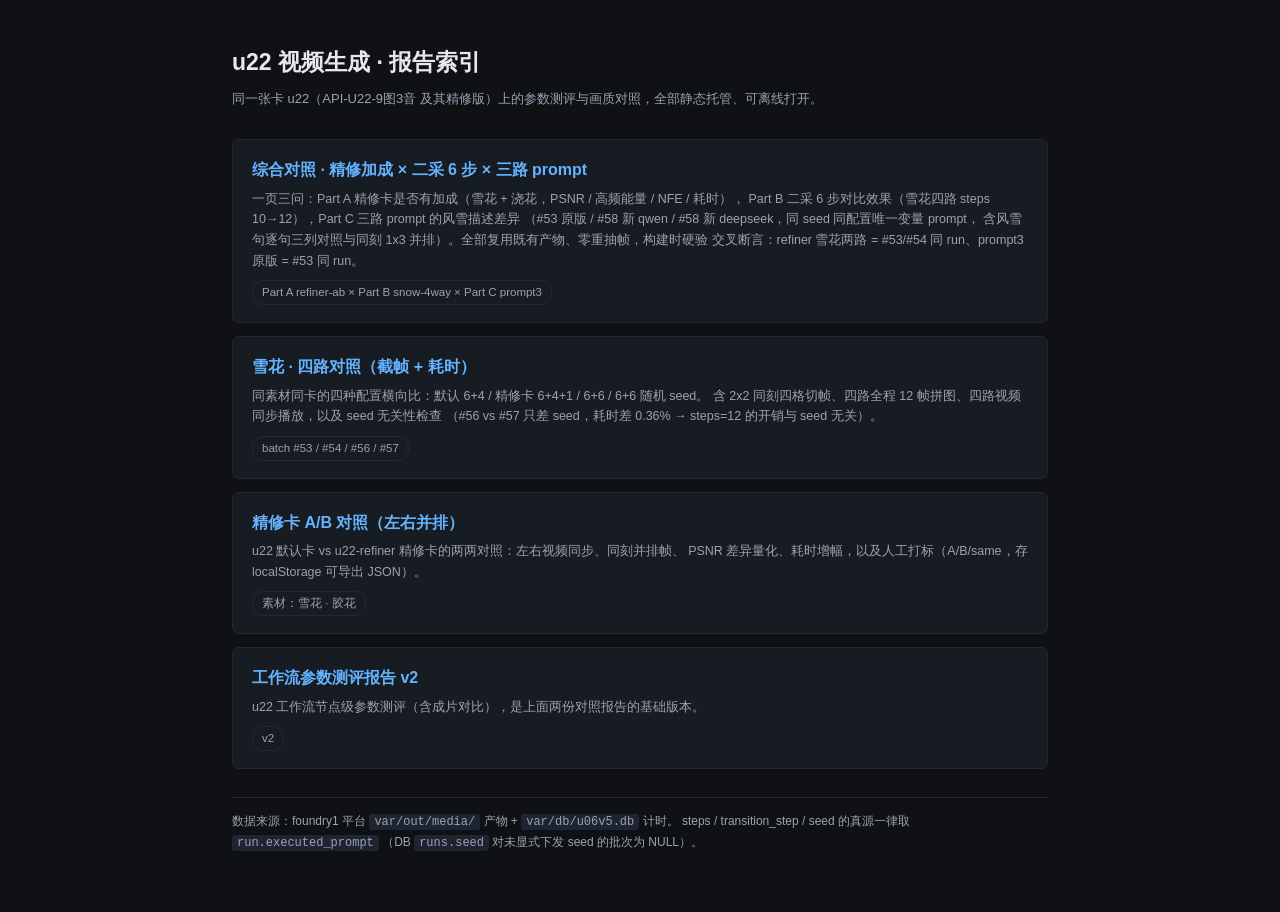
<file: index.html>
<!doctype html><html lang="zh"><head><meta charset="utf-8">
<meta name="viewport" content="width=device-width,initial-scale=1">
<title>u22 报告索引</title>
<style>
:root{--bg:#0f1115;--fg:#e6e8ec;--mut:#9aa3b2;--acc:#63b3ff;--line:#232833;--card:#171b22}
*{box-sizing:border-box}
body{margin:0;background:var(--bg);color:var(--fg);
font:14px/1.65 -apple-system,"PingFang SC","Microsoft YaHei",sans-serif}
main{max-width:860px;margin:0 auto;padding:44px 22px 60px}
h1{margin:0 0 6px;font-size:23px}
.sub{color:var(--mut);font-size:13px;margin-bottom:30px}
a.card{display:block;background:var(--card);border:1px solid var(--line);
border-radius:7px;padding:17px 19px;margin-bottom:13px;text-decoration:none;color:var(--fg)}
a.card:hover{border-color:var(--acc)}
a.card h2{margin:0 0 5px;font-size:16px;color:var(--acc);font-weight:600}
a.card p{margin:0;color:var(--mut);font-size:12.5px}
a.card .tag{display:inline-block;margin-top:9px;font-size:11.5px;color:var(--mut);
border:1px solid var(--line);border-radius:11px;padding:2px 9px}
footer{color:var(--mut);font-size:12px;margin-top:28px;border-top:1px solid var(--line);padding-top:14px}
code{background:#1e2430;padding:1px 5px;border-radius:3px;font-size:12px}
</style></head><body><main>
<h1>u22 视频生成 · 报告索引</h1>
<div class="sub">同一张卡 u22（API-U22-9图3音 及其精修版）上的参数测评与画质对照，全部静态托管、可离线打开。</div>

<a class="card" href="combined/">
  <h2>综合对照 · 精修加成 × 二采 6 步 × 三路 prompt</h2>
  <p>一页三问：Part A 精修卡是否有加成（雪花 + 浇花，PSNR / 高频能量 / NFE / 耗时），
  Part B 二采 6 步对比效果（雪花四路 steps 10→12），Part C 三路 prompt 的风雪描述差异
  （#53 原版 / #58 新 qwen / #58 新 deepseek，同 seed 同配置唯一变量 prompt，
  含风雪句逐句三列对照与同刻 1x3 并排）。全部复用既有产物、零重抽帧，构建时硬验
  交叉断言：refiner 雪花两路 = #53/#54 同 run、prompt3 原版 = #53 同 run。</p>
  <span class="tag">Part A refiner-ab × Part B snow-4way × Part C prompt3</span>
</a>

<a class="card" href="snow-4way/">
  <h2>雪花 · 四路对照（截帧 + 耗时）</h2>
  <p>同素材同卡的四种配置横向比：默认 6+4 / 精修卡 6+4+1 / 6+6 / 6+6 随机 seed。
  含 2x2 同刻四格切帧、四路全程 12 帧拼图、四路视频同步播放，以及 seed 无关性检查
  （#56 vs #57 只差 seed，耗时差 0.36% → steps=12 的开销与 seed 无关）。</p>
  <span class="tag">batch #53 / #54 / #56 / #57</span>
</a>

<a class="card" href="refiner-ab/">
  <h2>精修卡 A/B 对照（左右并排）</h2>
  <p>u22 默认卡 vs u22-refiner 精修卡的两两对照：左右视频同步、同刻并排帧、
  PSNR 差异量化、耗时增幅，以及人工打标（A/B/same，存 localStorage 可导出 JSON）。</p>
  <span class="tag">素材：雪花 · 胶花</span>
</a>

<a class="card" href="3d319c70684f86006aeea298/">
  <h2>工作流参数测评报告 v2</h2>
  <p>u22 工作流节点级参数测评（含成片对比），是上面两份对照报告的基础版本。</p>
  <span class="tag">v2</span>
</a>

<footer>
  数据来源：foundry1 平台 <code>var/out/media/</code> 产物 + <code>var/db/u06v5.db</code> 计时。
  steps / transition_step / seed 的真源一律取 <code>run.executed_prompt</code>
  （DB <code>runs.seed</code> 对未显式下发 seed 的批次为 NULL）。
</footer>
</main></body></html>
</file>
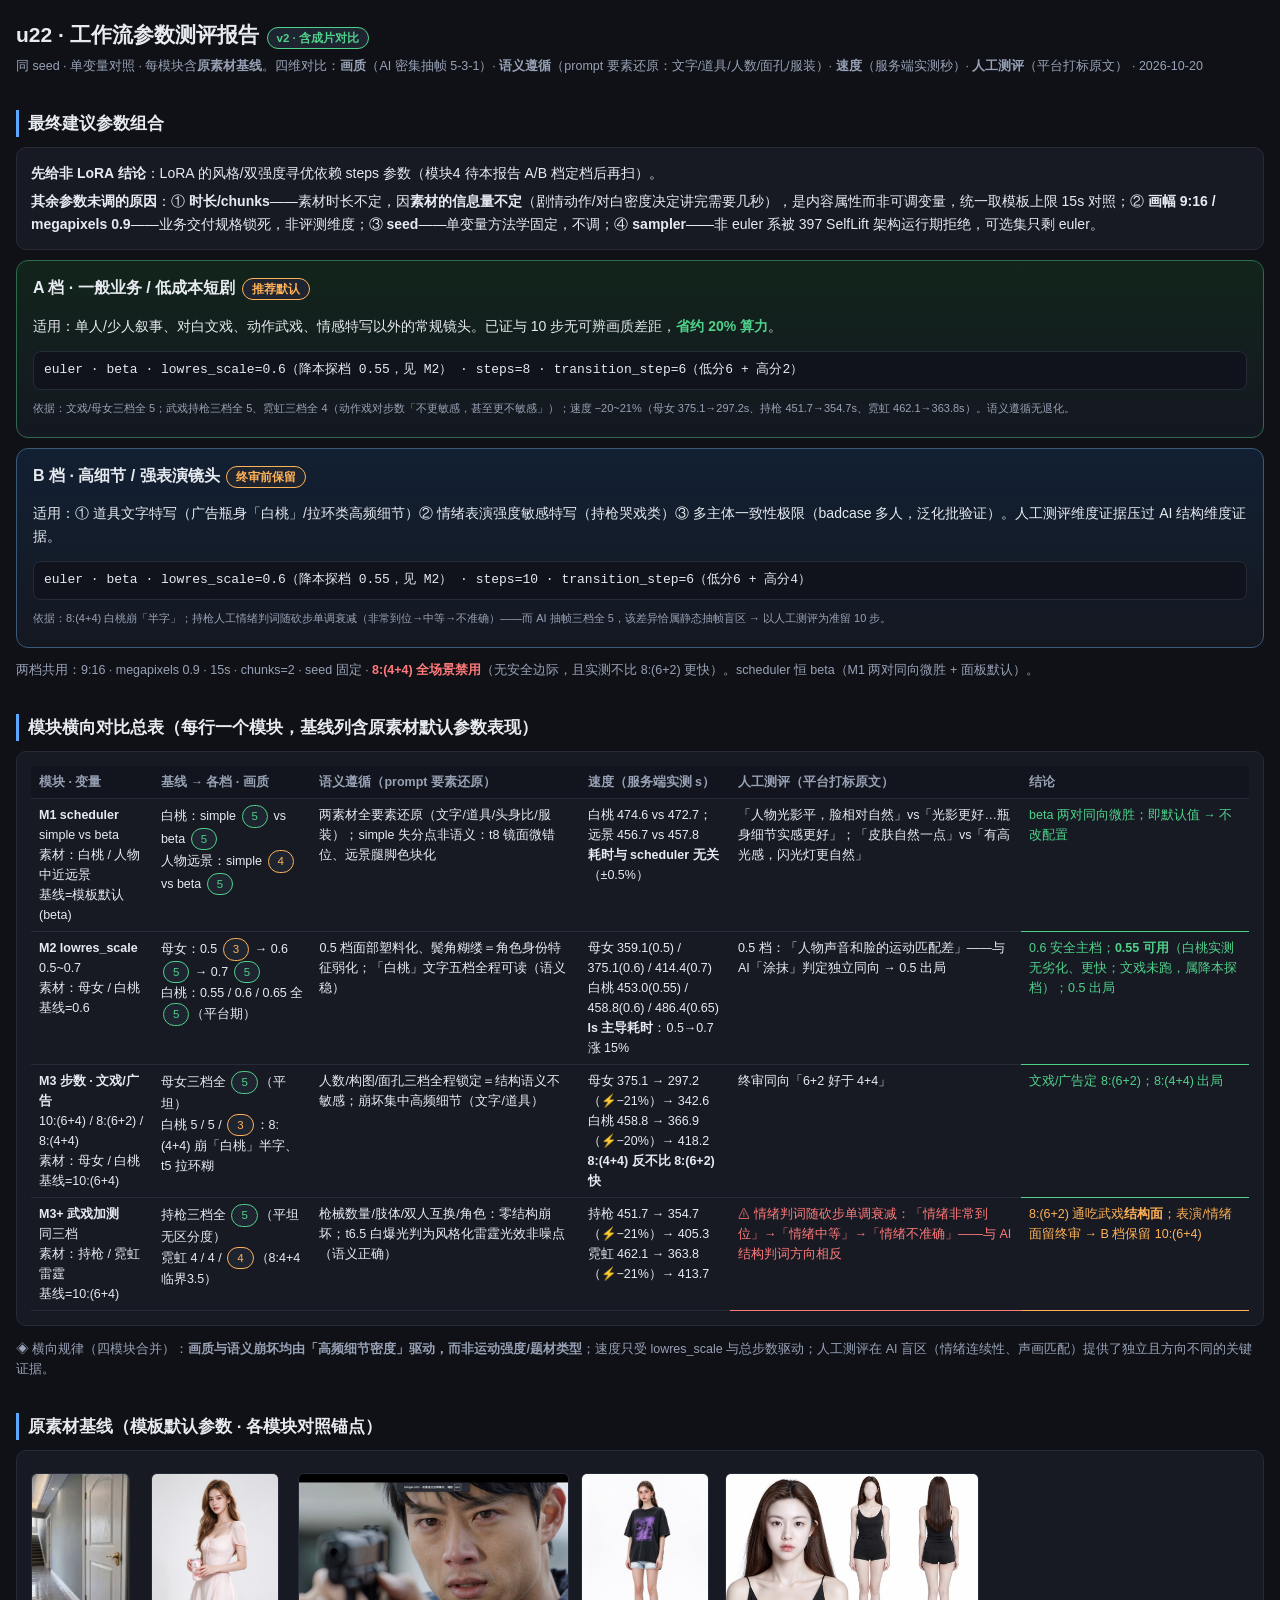
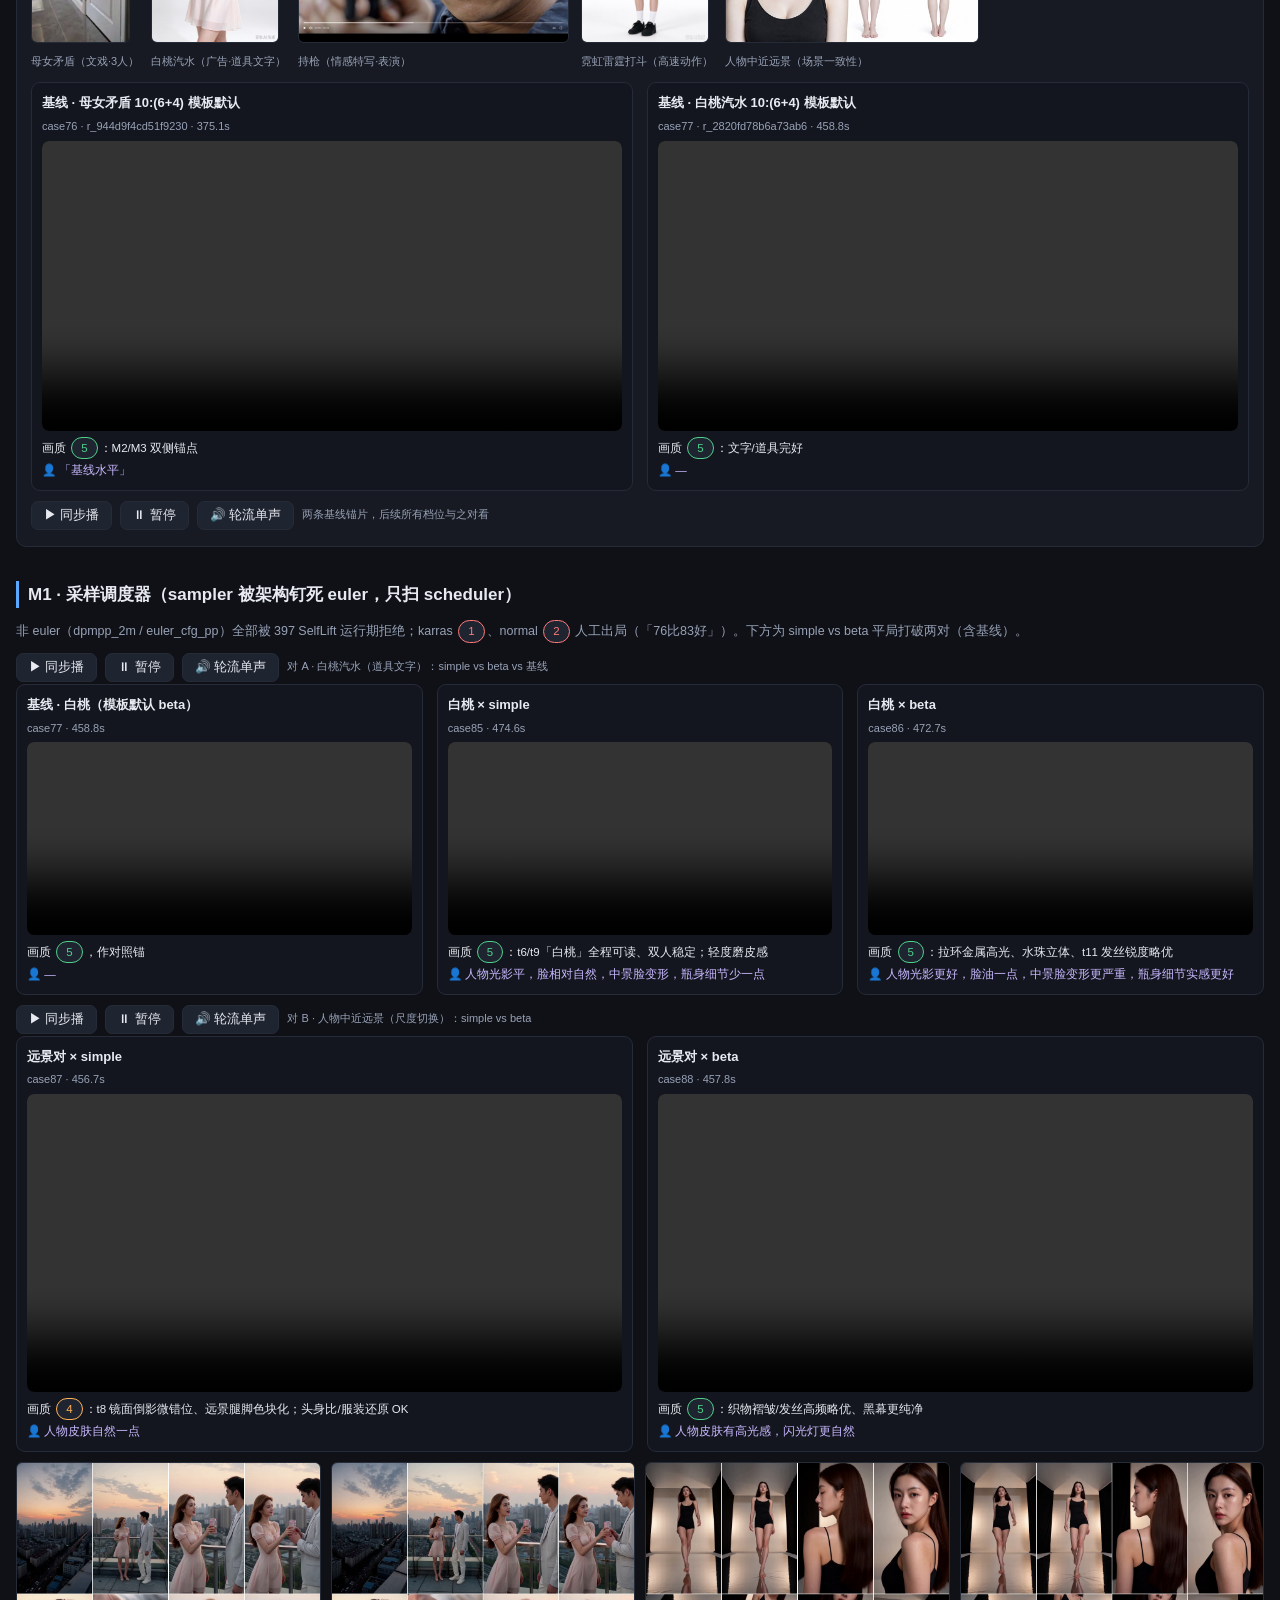
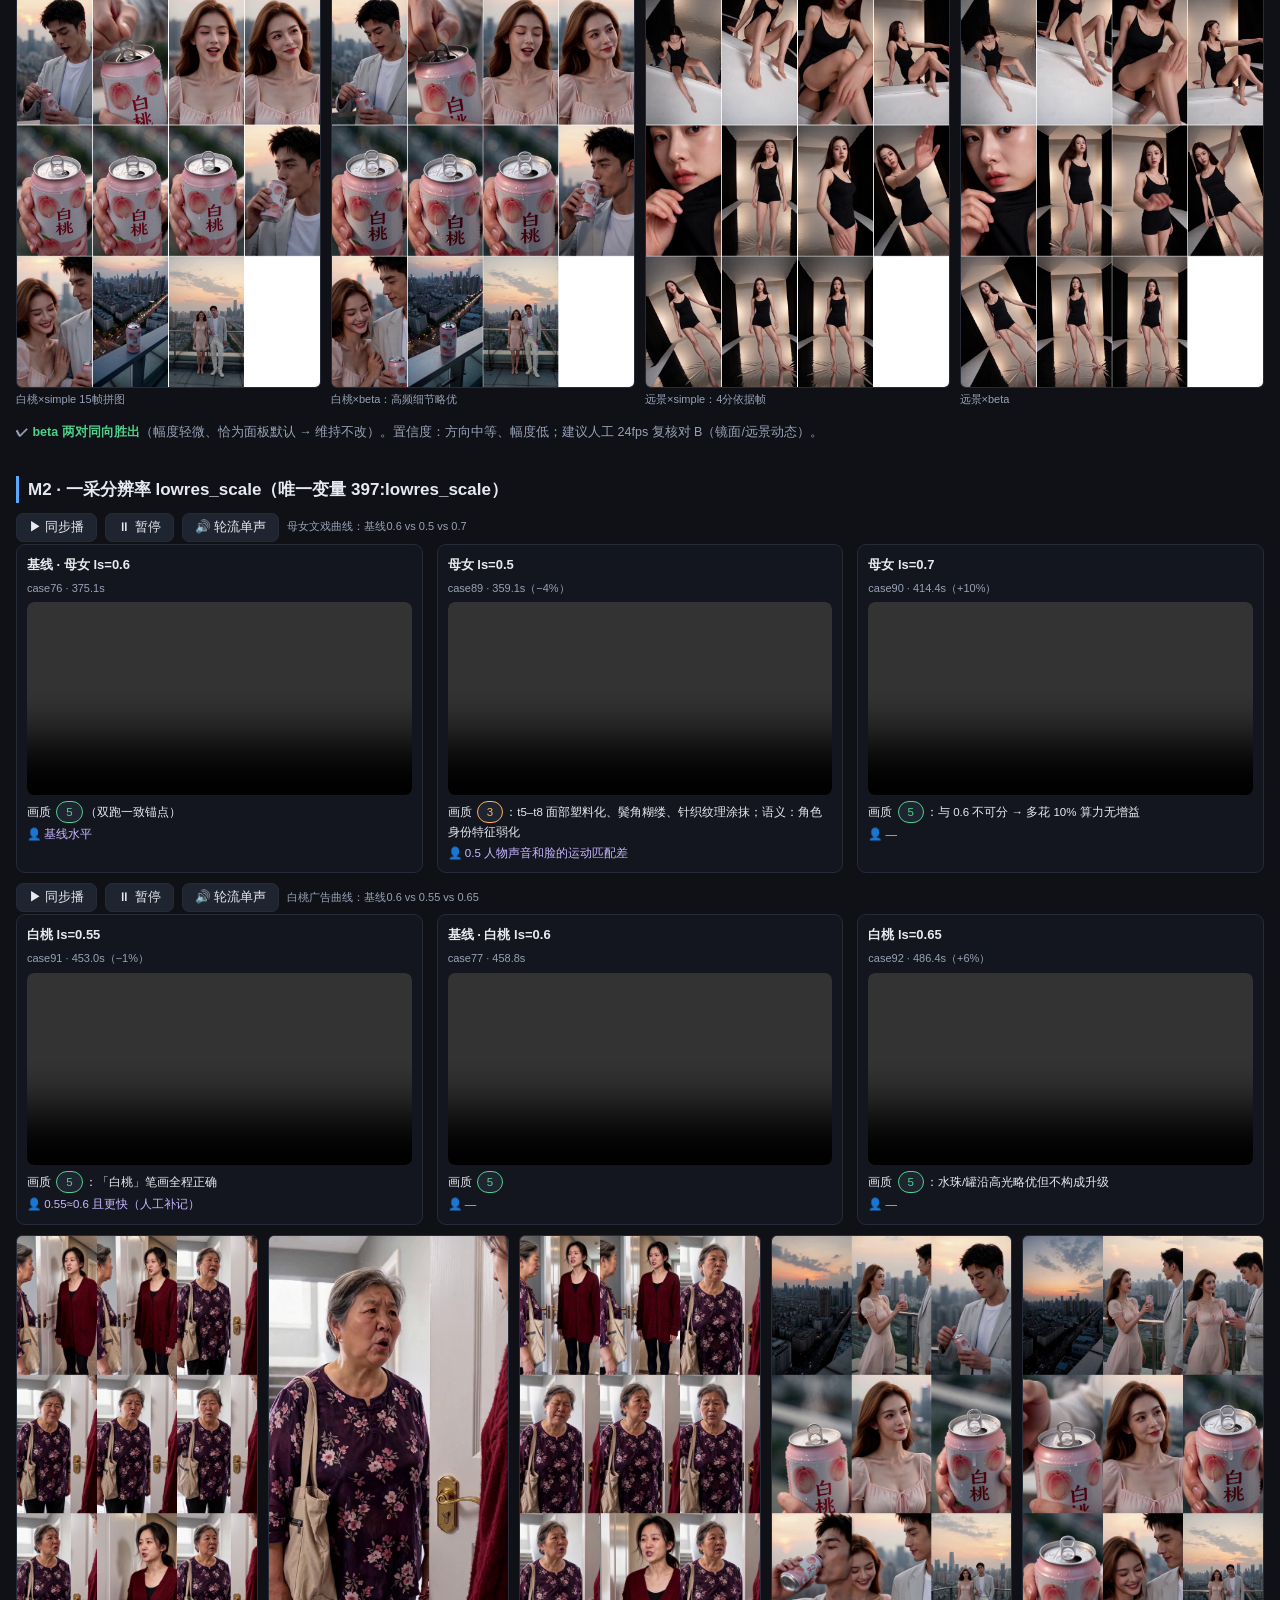
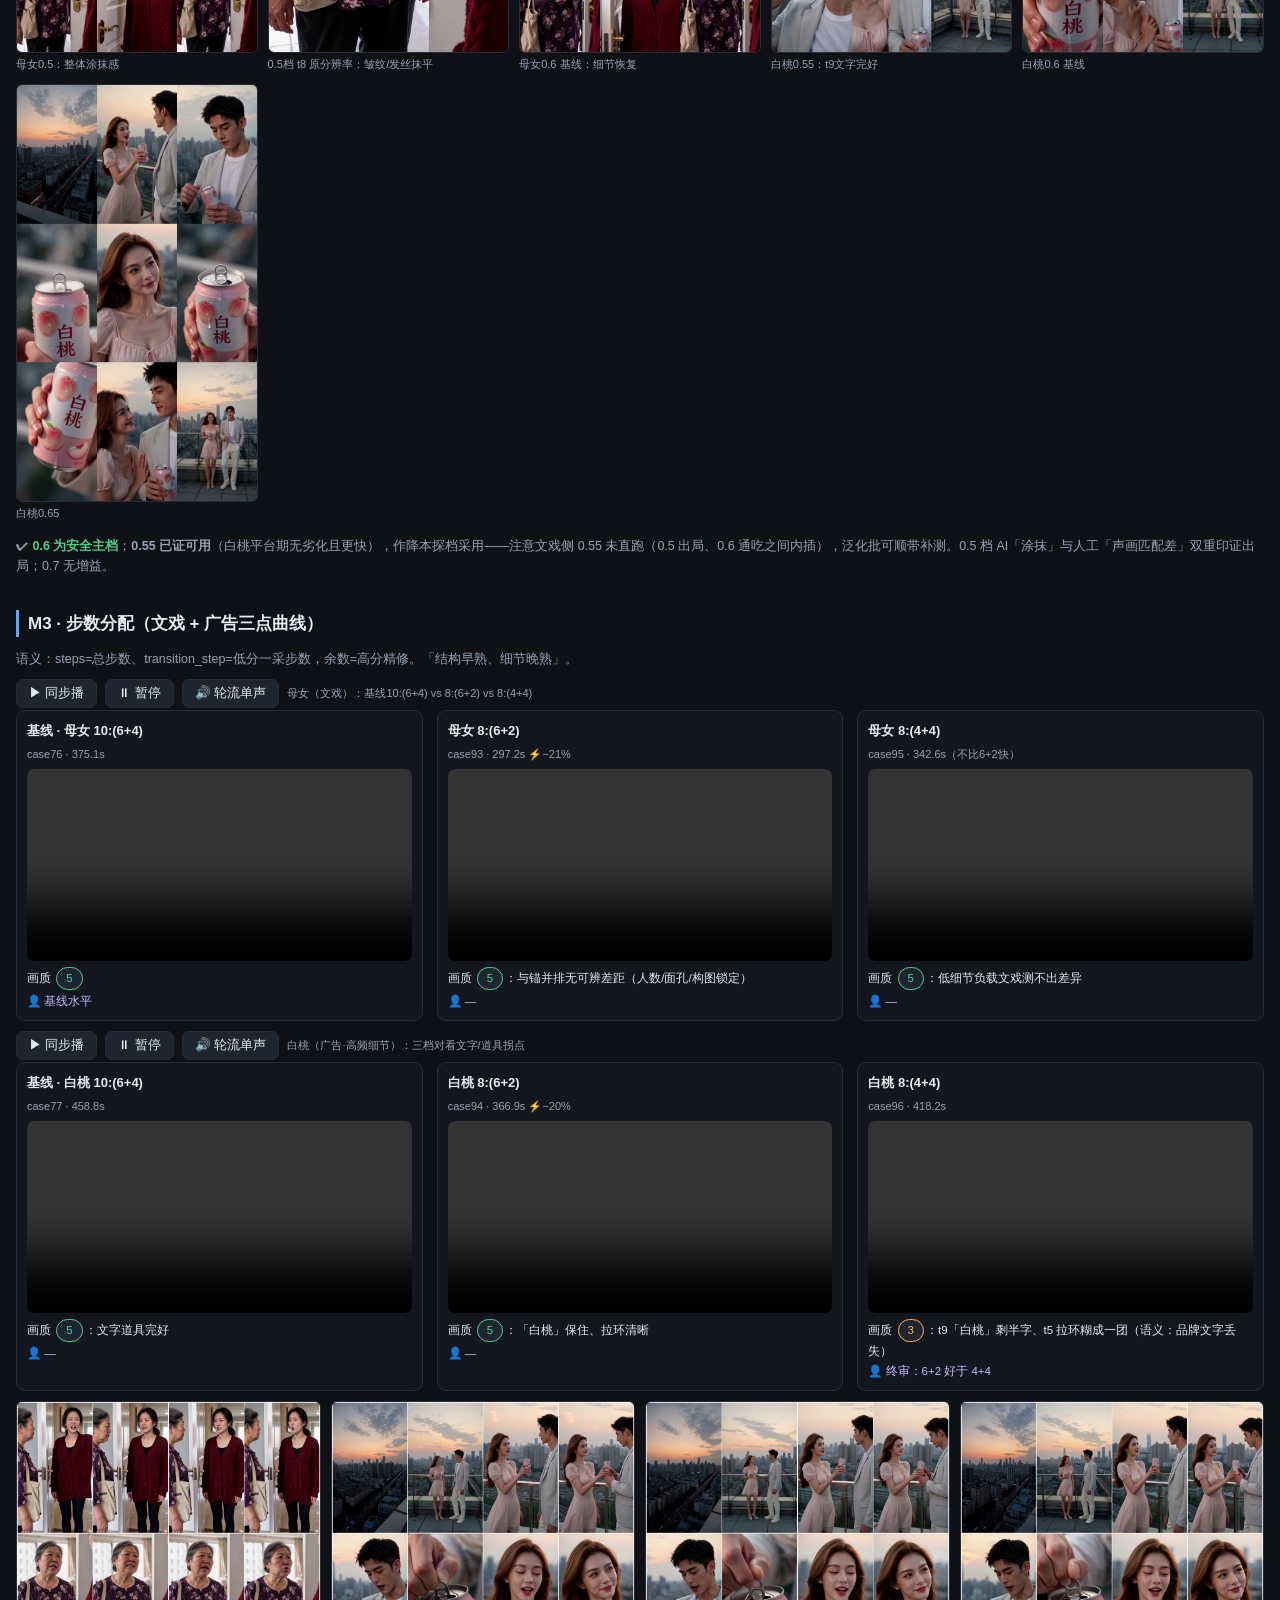
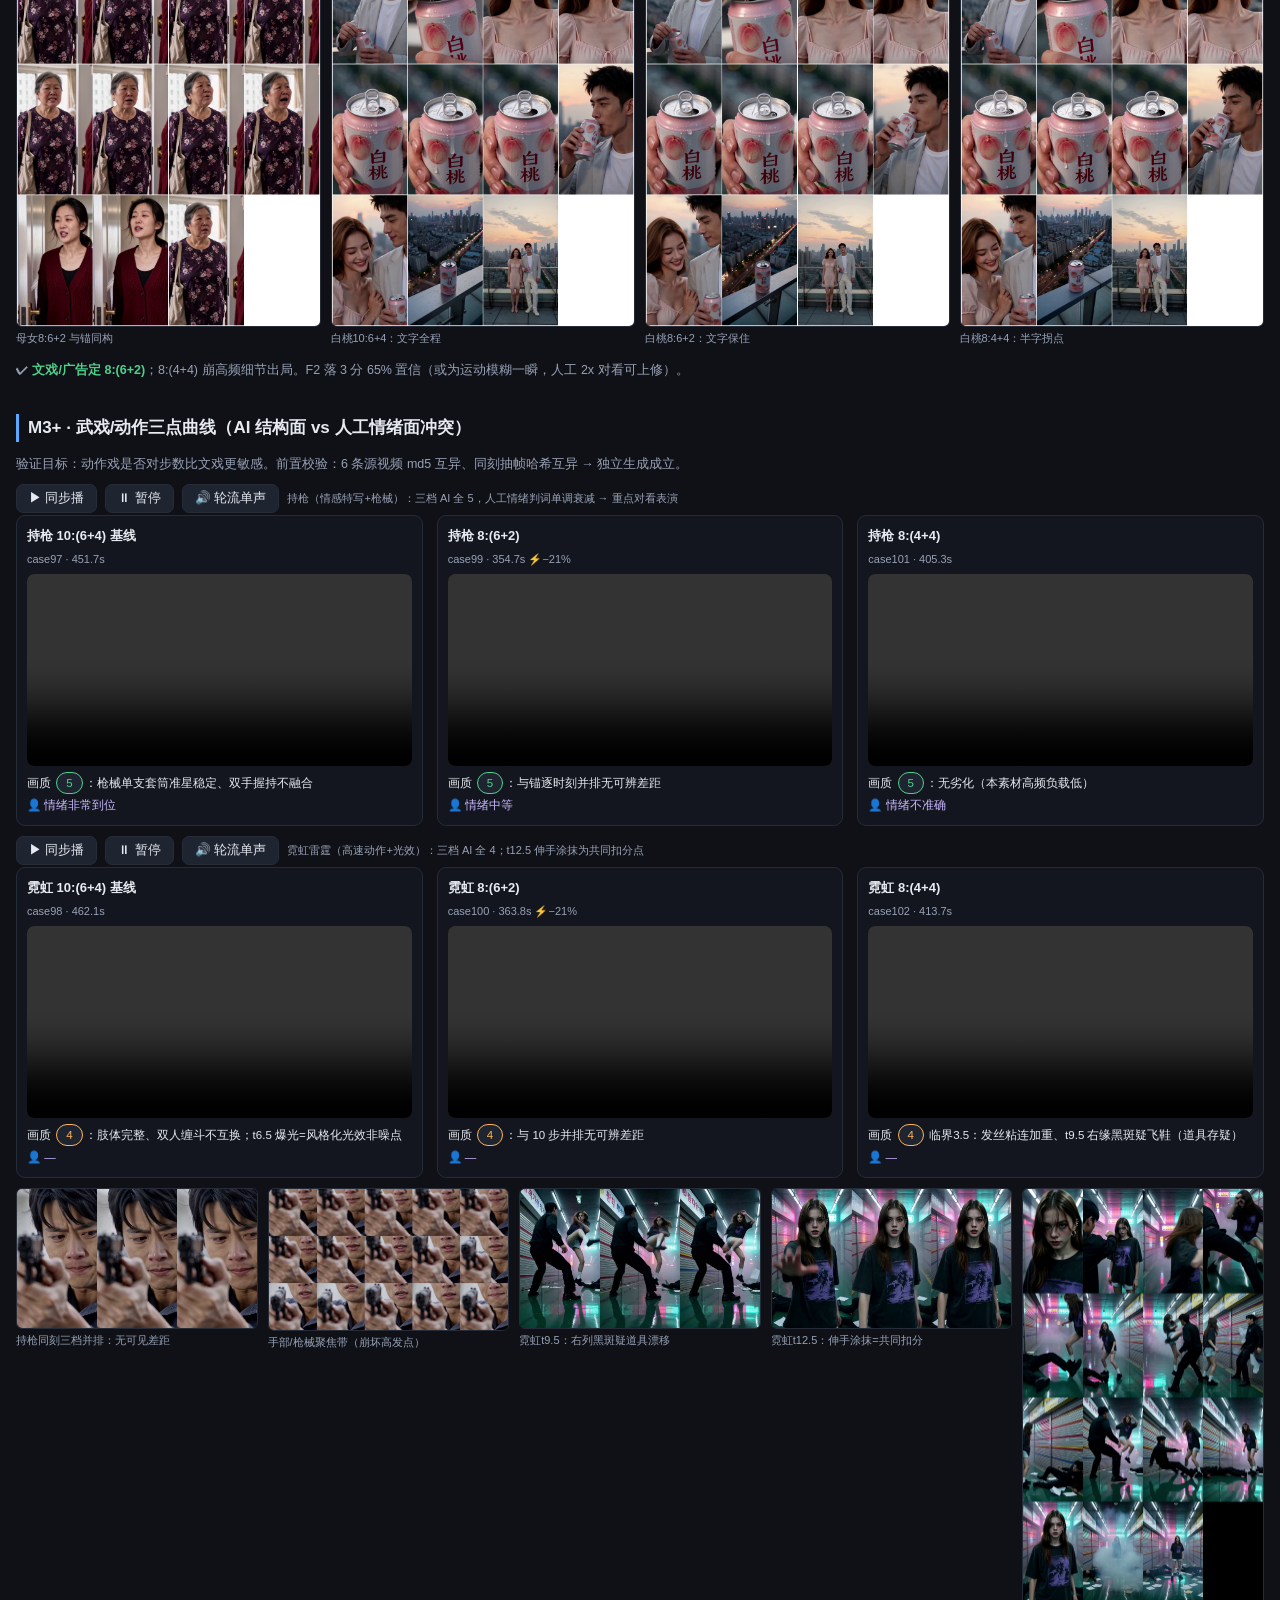
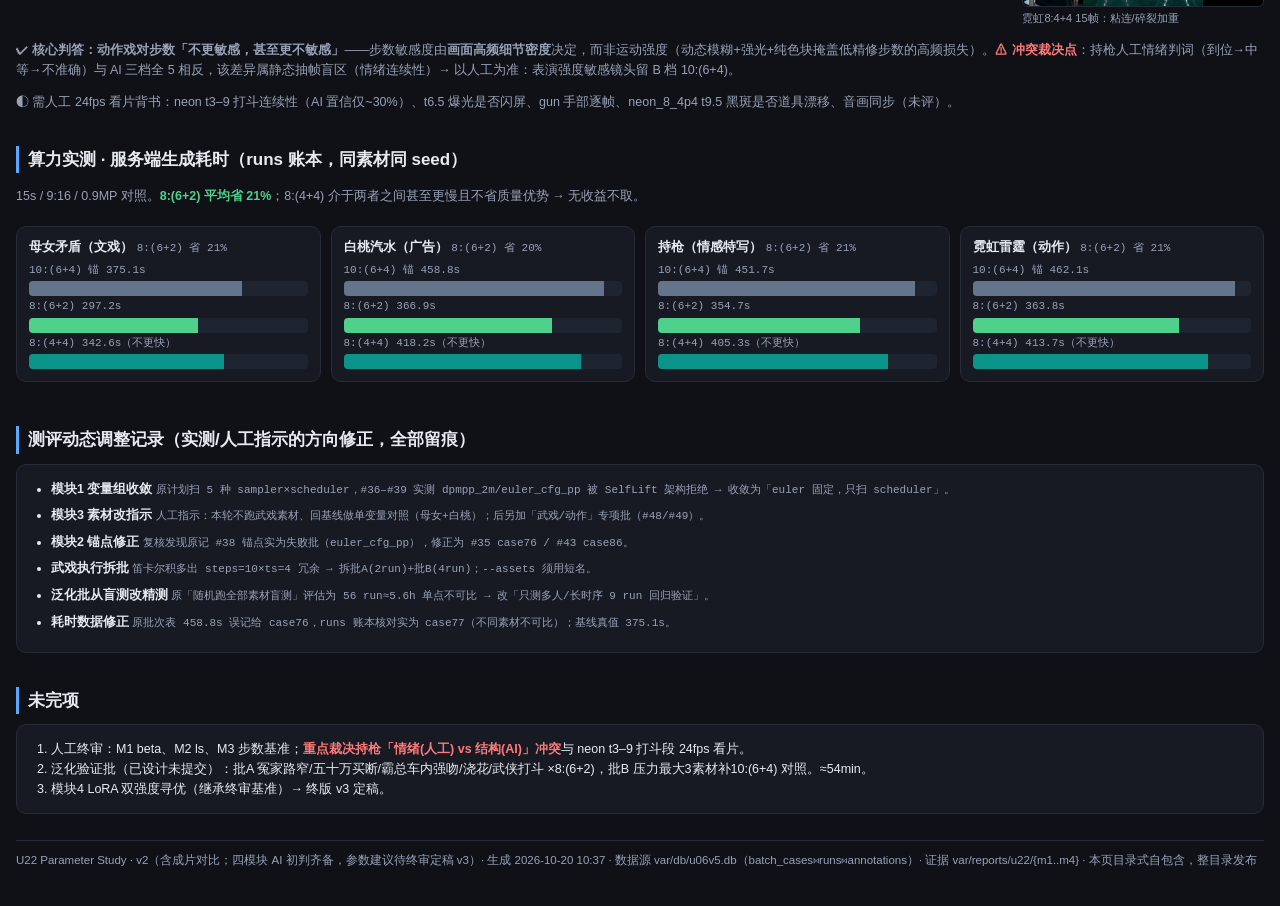
<file: 3d319c70684f86006aeea298/index.html>
<!DOCTYPE html><html lang="zh-CN"><head><meta charset="utf-8"><meta name="viewport" content="width=device-width,initial-scale=1"><title>u22 视频生成参数测评 · v2</title><style>
:root{--bg:#0f1117;--cd:#171a23;--ln:#262b38;--tx:#e7eaf0;--mu:#98a2b6;--ac:#5aa9ff;--ok:#4fd18b;--wn:#ffb257;--rd:#ff7a7a}
*{box-sizing:border-box}body{margin:0;background:var(--bg);color:var(--tx);font:14px/1.6 -apple-system,"PingFang SC",sans-serif}
main{max-width:1480px;margin:0 auto;padding:18px 16px 40px}h1{font-size:21px;margin:0 0 4px}
h2{font-size:17px;margin:34px 0 10px;padding-left:9px;border-left:3px solid var(--ac)}
.sub{color:var(--mu);font-size:12.5px;margin-bottom:6px}
.card{background:var(--cd);border:1px solid var(--ln);border-radius:10px;padding:14px;margin:10px 0}
table{border-collapse:collapse;width:100%;font-size:12.5px}th,td{border-bottom:1px solid var(--ln);padding:6px 8px;text-align:left;vertical-align:top}
th{color:var(--mu);background:#12151d}.mo{font-family:ui-monospace,Menlo,monospace;font-size:11px;color:var(--mu)}
.bd{display:inline-block;padding:1px 9px;border-radius:99px;font-size:11.5px;border:1px solid var(--ln);background:#1f2431;margin:0 2px}
.g{color:var(--ok);border-color:var(--ok)}.y{color:var(--wn);border-color:var(--wn)}.r{color:var(--rd);border-color:var(--rd)}
.grid{display:grid;grid-template-columns:repeat(auto-fit,minmax(320px,1fr));gap:14px}
.g3{display:grid;grid-template-columns:repeat(auto-fit,minmax(210px,1fr));gap:10px;margin-top:10px}
.cell{border:1px solid var(--ln);border-radius:9px;padding:10px;background:#13161f}.cell h4{margin:0 0 5px;font-size:13px}
.kv{font-size:11px;color:var(--mu);margin-bottom:6px;line-height:1.45}
video{width:100%;background:#000;border-radius:7px;display:block;max-height:52vh}
.ln{font-size:11.5px;margin:6px 0 2px}.hn{font-size:11.5px;color:#c9b8ff;margin:0}
.ev{width:100%;border-radius:6px;border:1px solid var(--ln);cursor:zoom-in;display:block}
figure{margin:0}figcaption{font-size:11px;color:var(--mu);margin-top:3px}
.ctrl{display:flex;flex-wrap:wrap;gap:8px;align-items:center;margin:10px 0 2px}
button{background:#1f2431;color:var(--tx);border:1px solid var(--ln);border-radius:7px;padding:5px 12px;font-size:12.5px;cursor:pointer}
button:hover{border-color:var(--ac)}.tip{font-size:11px;color:var(--mu)}
.rec{border:1px solid #2e6b4c;border-radius:12px;padding:14px 16px;margin:10px 0;background:linear-gradient(180deg,#12241b,#141821)}
.rec.b{border-color:#3a5a78;background:linear-gradient(180deg,#122033,#141821)}
.rec h3{margin:0 0 6px;font-size:16px}
.pl{font-family:ui-monospace,Menlo,monospace;font-size:13px;background:#10131b;border:1px solid var(--ln);border-radius:8px;padding:8px 10px;margin:6px 0;display:block}
.tbar{height:15px;border-radius:4px;background:#1f2431;overflow:hidden;margin:2px 0}.tbar i{display:block;height:100%}
.refs{display:flex;flex-wrap:wrap;gap:12px;margin-top:8px}.refs img{height:170px;border-radius:6px;border:1px solid var(--ln);cursor:zoom-in}
.modal{position:fixed;inset:0;background:rgba(8,10,16,.92);display:none;align-items:center;justify-content:center;z-index:50}.modal.open{display:flex}
.modal img{max-width:94vw;max-height:88vh;border-radius:8px}
footer{color:var(--mu);font-size:11.5px;margin-top:26px;border-top:1px solid var(--ln);padding-top:10px}
</style></head><body><main>
<h1>u22 · 工作流参数测评报告 <span class="bd g">v2 · 含成片对比</span></h1>
<div class="sub">同 seed · 单变量对照 · 每模块含<b>原素材基线</b>。四维对比：<b>画质</b>（AI 密集抽帧 5-3-1）· <b>语义遵循</b>（prompt 要素还原：文字/道具/人数/面孔/服装）· <b>速度</b>（服务端实测秒）· <b>人工测评</b>（平台打标原文） · 2026-10-20</div>
<h2>最终建议参数组合</h2><div class="card"><p style="margin:0 0 6px"><b>先给非 LoRA 结论</b>：LoRA 的风格/双强度寻优依赖 steps 参数（模块4 待本报告 A/B 档定档后再扫）。</p><p style="margin:0"><b>其余参数未调的原因</b>：① <b>时长/chunks</b>——素材时长不定，因<b>素材的信息量不定</b>（剧情动作/对白密度决定讲完需要几秒），是内容属性而非可调变量，统一取模板上限 15s 对照；② <b>画幅 9:16 / megapixels 0.9</b>——业务交付规格锁死，非评测维度；③ <b>seed</b>——单变量方法学固定，不调；④ <b>sampler</b>——非 euler 系被 397 SelfLift 架构运行期拒绝，可选集只剩 euler。</p></div><div class="rec"><h3>A 档 · 一般业务 / 低成本短剧 <span class="bd y">推荐默认</span></h3><p>适用：单人/少人叙事、对白文戏、动作武戏、情感特写以外的常规镜头。已证与 10 步无可辨画质差距，<b class="g">省约 20% 算力</b>。</p><span class="pl">euler · beta · lowres_scale=0.6（降本探档 0.55，见 M2） · steps=8 · transition_step=6（低分6 + 高分2）</span><p class="kv">依据：文戏/母女三档全 5；武戏持枪三档全 5、霓虹三档全 4（动作戏对步数「不更敏感，甚至更不敏感」）；速度 −20~21%（母女 375.1→297.2s、持枪 451.7→354.7s、霓虹 462.1→363.8s）。语义遵循无退化。</p></div><div class="rec b"><h3>B 档 · 高细节 / 强表演镜头 <span class="bd y">终审前保留</span></h3><p>适用：① 道具文字特写（广告瓶身「白桃」/拉环类高频细节）② 情绪表演强度敏感特写（持枪哭戏类）③ 多主体一致性极限（badcase 多人，泛化批验证）。人工测评维度证据压过 AI 结构维度证据。</p><span class="pl">euler · beta · lowres_scale=0.6（降本探档 0.55，见 M2） · steps=10 · transition_step=6（低分6 + 高分4）</span><p class="kv">依据：8:(4+4) 白桃崩「半字」；持枪人工情绪判词随砍步单调衰减（非常到位→中等→不准确）——而 AI 抽帧三档全 5，该差异恰属静态抽帧盲区 → 以人工测评为准留 10 步。</p></div><p class="sub">两档共用：9:16 · megapixels 0.9 · 15s · chunks=2 · seed 固定 · <b class="r">8:(4+4) 全场景禁用</b>（无安全边际，且实测不比 8:(6+2) 更快）。scheduler 恒 beta（M1 两对同向微胜 + 面板默认）。</p>
<h2>模块横向对比总表（每行一个模块，基线列含原素材默认参数表现）</h2><div class="card" style="overflow-x:auto"><table><tr><th>模块 · 变量</th><th>基线 → 各档 · 画质</th><th>语义遵循（prompt 要素还原）</th><th>速度（服务端实测 s）</th><th>人工测评（平台打标原文）</th><th>结论</th></tr><tr><td><b>M1 scheduler</b><br>simple vs beta<br>素材：白桃 / 人物中近远景<br>基线=模板默认(beta)</td><td>白桃：simple <span class="bd g">5</span> vs beta <span class="bd g">5</span><br>人物远景：simple <span class="bd y">4</span> vs beta <span class="bd g">5</span></td><td>两素材全要素还原（文字/道具/头身比/服装）；simple 失分点非语义：t8 镜面微错位、远景腿脚色块化</td><td>白桃 474.6 vs 472.7；远景 456.7 vs 457.8<br><b>耗时与 scheduler 无关</b>（±0.5%）</td><td>「人物光影平，脸相对自然」vs「光影更好…瓶身细节实感更好」；「皮肤自然一点」vs「有高光感，闪光灯更自然」</td><td class="g">beta 两对同向微胜；即默认值 → 不改配置</td></tr><tr><td><b>M2 lowres_scale</b><br>0.5~0.7<br>素材：母女 / 白桃<br>基线=0.6</td><td>母女：0.5 <span class="bd y">3</span> → 0.6 <span class="bd g">5</span> → 0.7 <span class="bd g">5</span><br>白桃：0.55 / 0.6 / 0.65 全 <span class="bd g">5</span>（平台期）</td><td>0.5 档面部塑料化、鬓角糊缕＝角色身份特征弱化；「白桃」文字五档全程可读（语义稳）</td><td>母女 359.1(0.5) / 375.1(0.6) / 414.4(0.7)<br>白桃 453.0(0.55) / 458.8(0.6) / 486.4(0.65)<br><b>ls 主导耗时</b>：0.5→0.7 涨 15%</td><td>0.5 档：「人物声音和脸的运动匹配差」——与 AI「涂抹」判定独立同向 → 0.5 出局</td><td class="g">0.6 安全主档；<b>0.55 可用</b>（白桃实测无劣化、更快；文戏未跑，属降本探档）；0.5 出局</td></tr><tr><td><b>M3 步数 · 文戏/广告</b><br>10:(6+4) / 8:(6+2) / 8:(4+4)<br>素材：母女 / 白桃<br>基线=10:(6+4)</td><td>母女三档全 <span class="bd g">5</span>（平坦）<br>白桃 5 / 5 / <span class="bd y">3</span>：8:(4+4) 崩「白桃」半字、t5 拉环糊</td><td>人数/构图/面孔三档全程锁定＝结构语义不敏感；崩坏集中高频细节（文字/道具）</td><td>母女 375.1 → 297.2（⚡−21%）→ 342.6<br>白桃 458.8 → 366.9（⚡−20%）→ 418.2<br><b>8:(4+4) 反不比 8:(6+2) 快</b></td><td>终审同向「6+2 好于 4+4」</td><td class="g">文戏/广告定 8:(6+2)；8:(4+4) 出局</td></tr><tr><td><b>M3+ 武戏加测</b><br>同三档<br>素材：持枪 / 霓虹雷霆<br>基线=10:(6+4)</td><td>持枪三档全 <span class="bd g">5</span>（平坦无区分度）<br>霓虹 4 / 4 / <span class="bd y">4</span>（8:4+4 临界3.5）</td><td>枪械数量/肢体/双人互换/角色：零结构崩坏；t6.5 白爆光判为风格化雷霆光效非噪点（语义正确）</td><td>持枪 451.7 → 354.7（⚡−21%）→ 405.3<br>霓虹 462.1 → 363.8（⚡−21%）→ 413.7</td><td class="r">⚠ 情绪判词随砍步单调衰减：「情绪非常到位」→「情绪中等」→「情绪不准确」——与 AI 结构判词方向相反</td><td class="y">8:(6+2) 通吃武戏<b>结构面</b>；表演/情绪面留终审 → B 档保留 10:(6+4)</td></tr></table></div><p class="sub">◈ 横向规律（四模块合并）：<b>画质与语义崩坏均由「高频细节密度」驱动，而非运动强度/题材类型</b>；速度只受 lowres_scale 与总步数驱动；人工测评在 AI 盲区（情绪连续性、声画匹配）提供了独立且方向不同的关键证据。</p>
<h2>原素材基线（模板默认参数 · 各模块对照锚点）</h2><div class="card"><div class="refs"><figure><img src="refs/mu.jpg" data-zoom><figcaption>母女矛盾（文戏·3人）</figcaption></figure><figure><img src="refs/wp.jpg" data-zoom><figcaption>白桃汽水（广告·道具文字）</figcaption></figure><figure><img src="refs/gun.jpg" data-zoom><figcaption>持枪（情感特写·表演）</figcaption></figure><figure><img src="refs/neon.jpg" data-zoom><figcaption>霓虹雷霆打斗（高速动作）</figcaption></figure><figure><img src="refs/far.jpg" data-zoom><figcaption>人物中近远景（场景一致性）</figcaption></figure></div><div class="grid" style="margin-top:12px"><div class="cell"><h4>基线 · 母女矛盾 10:(6+4) 模板默认</h4><div class="kv">case76 · r_944d9f4cd51f9230 · 375.1s</div><video src="media/base_mu.mp4" data-g="base" controls playsinline preload="metadata"></video><p class="ln">画质 <span class="bd g">5</span>：M2/M3 双侧锚点</p><p class="hn">👤 「基线水平」</p></div><div class="cell"><h4>基线 · 白桃汽水 10:(6+4) 模板默认</h4><div class="kv">case77 · r_2820fd78b6a73ab6 · 458.8s</div><video src="media/base_wp.mp4" data-g="base" controls playsinline preload="metadata"></video><p class="ln">画质 <span class="bd g">5</span>：文字/道具完好</p><p class="hn">👤 —</p></div></div><div class="ctrl"><button data-act="p" data-g="base">▶ 同步播</button><button data-act="s" data-g="base">⏸ 暂停</button><button data-act="a" data-g="base">🔊 轮流单声</button><span class="tip">两条基线锚片，后续所有档位与之对看</span></div></div>
<h2 id="m1">M1 · 采样调度器（sampler 被架构钉死 euler，只扫 scheduler）</h2><p class="sub">非 euler（dpmpp_2m / euler_cfg_pp）全部被 397 SelfLift 运行期拒绝；karras <span class="bd r">1</span>、normal <span class="bd r">2</span> 人工出局（「76比83好」）。下方为 simple vs beta 平局打破两对（含基线）。</p><div class="ctrl"><button data-act="p" data-g="m1a">▶ 同步播</button><button data-act="s" data-g="m1a">⏸ 暂停</button><button data-act="a" data-g="m1a">🔊 轮流单声</button><span class="tip">对 A · 白桃汽水（道具文字）：simple vs beta vs 基线</span></div><div class="grid"><div class="cell"><h4>基线 · 白桃（模板默认 beta）</h4><div class="kv">case77 · 458.8s</div><video src="media/base_wp.mp4" data-g="m1a" controls playsinline preload="metadata"></video><p class="ln">画质 <span class="bd g">5</span>，作对照锚</p><p class="hn">👤 —</p></div><div class="cell"><h4>白桃 × simple</h4><div class="kv">case85 · 474.6s</div><video src="media/m1_wp_simple.mp4" data-g="m1a" controls playsinline preload="metadata"></video><p class="ln">画质 <span class="bd g">5</span>：t6/t9「白桃」全程可读、双人稳定；轻度磨皮感</p><p class="hn">👤 人物光影平，脸相对自然，中景脸变形，瓶身细节少一点</p></div><div class="cell"><h4>白桃 × beta</h4><div class="kv">case86 · 472.7s</div><video src="media/m1_wp_beta.mp4" data-g="m1a" controls playsinline preload="metadata"></video><p class="ln">画质 <span class="bd g">5</span>：拉环金属高光、水珠立体、t11 发丝锐度略优</p><p class="hn">👤 人物光影更好，脸油一点，中景脸变形更严重，瓶身细节实感更好</p></div></div><div class="ctrl"><button data-act="p" data-g="m1b">▶ 同步播</button><button data-act="s" data-g="m1b">⏸ 暂停</button><button data-act="a" data-g="m1b">🔊 轮流单声</button><span class="tip">对 B · 人物中近远景（尺度切换）：simple vs beta</span></div><div class="grid"><div class="cell"><h4>远景对 × simple</h4><div class="kv">case87 · 456.7s</div><video src="media/m1_far_simple.mp4" data-g="m1b" controls playsinline preload="metadata"></video><p class="ln">画质 <span class="bd y">4</span>：t8 镜面倒影微错位、远景腿脚色块化；头身比/服装还原 OK</p><p class="hn">👤 人物皮肤自然一点</p></div><div class="cell"><h4>远景对 × beta</h4><div class="kv">case88 · 457.8s</div><video src="media/m1_far_beta.mp4" data-g="m1b" controls playsinline preload="metadata"></video><p class="ln">画质 <span class="bd g">5</span>：织物褶皱/发丝高频略优、黑幕更纯净</p><p class="hn">👤 人物皮肤有高光感，闪光灯更自然</p></div></div><div class="g3"><figure><img class="ev" src="img/m1_wp_simple.jpg" loading="lazy" data-zoom><figcaption>白桃×simple 15帧拼图</figcaption></figure><figure><img class="ev" src="img/m1_wp_beta.jpg" loading="lazy" data-zoom><figcaption>白桃×beta：高频细节略优</figcaption></figure><figure><img class="ev" src="img/m1_far_simple.jpg" loading="lazy" data-zoom><figcaption>远景×simple：4分依据帧</figcaption></figure><figure><img class="ev" src="img/m1_far_beta.jpg" loading="lazy" data-zoom><figcaption>远景×beta</figcaption></figure></div><p class="sub">✔ <b class="g">beta 两对同向胜出</b>（幅度轻微、恰为面板默认 → 维持不改）。置信度：方向中等、幅度低；建议人工 24fps 复核对 B（镜面/远景动态）。</p>
<h2 id="m2">M2 · 一采分辨率 lowres_scale（唯一变量 397:lowres_scale）</h2><div class="ctrl"><button data-act="p" data-g="m2a">▶ 同步播</button><button data-act="s" data-g="m2a">⏸ 暂停</button><button data-act="a" data-g="m2a">🔊 轮流单声</button><span class="tip">母女文戏曲线：基线0.6 vs 0.5 vs 0.7</span></div><div class="grid"><div class="cell"><h4>基线 · 母女 ls=0.6</h4><div class="kv">case76 · 375.1s</div><video src="media/base_mu.mp4" data-g="m2a" controls playsinline preload="metadata"></video><p class="ln">画质 <span class="bd g">5</span>（双跑一致锚点）</p><p class="hn">👤 基线水平</p></div><div class="cell"><h4>母女 ls=0.5</h4><div class="kv">case89 · 359.1s（−4%）</div><video src="media/m2_mu_050.mp4" data-g="m2a" controls playsinline preload="metadata"></video><p class="ln">画质 <span class="bd y">3</span>：t5–t8 面部塑料化、鬓角糊缕、针织纹理涂抹；语义：角色身份特征弱化</p><p class="hn">👤 0.5 人物声音和脸的运动匹配差</p></div><div class="cell"><h4>母女 ls=0.7</h4><div class="kv">case90 · 414.4s（+10%）</div><video src="media/m2_mu_070.mp4" data-g="m2a" controls playsinline preload="metadata"></video><p class="ln">画质 <span class="bd g">5</span>：与 0.6 不可分 → 多花 10% 算力无增益</p><p class="hn">👤 —</p></div></div><div class="ctrl"><button data-act="p" data-g="m2b">▶ 同步播</button><button data-act="s" data-g="m2b">⏸ 暂停</button><button data-act="a" data-g="m2b">🔊 轮流单声</button><span class="tip">白桃广告曲线：基线0.6 vs 0.55 vs 0.65</span></div><div class="grid"><div class="cell"><h4>白桃 ls=0.55</h4><div class="kv">case91 · 453.0s（−1%）</div><video src="media/m2_wp_055.mp4" data-g="m2b" controls playsinline preload="metadata"></video><p class="ln">画质 <span class="bd g">5</span>：「白桃」笔画全程正确</p><p class="hn">👤 0.55≈0.6 且更快（人工补记）</p></div><div class="cell"><h4>基线 · 白桃 ls=0.6</h4><div class="kv">case77 · 458.8s</div><video src="media/base_wp.mp4" data-g="m2b" controls playsinline preload="metadata"></video><p class="ln">画质 <span class="bd g">5</span></p><p class="hn">👤 —</p></div><div class="cell"><h4>白桃 ls=0.65</h4><div class="kv">case92 · 486.4s（+6%）</div><video src="media/m2_wp_065.mp4" data-g="m2b" controls playsinline preload="metadata"></video><p class="ln">画质 <span class="bd g">5</span>：水珠/罐沿高光略优但不构成升级</p><p class="hn">👤 —</p></div></div><div class="g3"><figure><img class="ev" src="img/m2_mu_050.jpg" loading="lazy" data-zoom><figcaption>母女0.5：整体涂抹感</figcaption></figure><figure><img class="ev" src="img/m2_mu_050_hires.jpg" loading="lazy" data-zoom><figcaption>0.5档 t8 原分辨率：皱纹/发丝抹平</figcaption></figure><figure><img class="ev" src="img/m2_mu_060.jpg" loading="lazy" data-zoom><figcaption>母女0.6 基线：细节恢复</figcaption></figure><figure><img class="ev" src="img/m2_wp_055.jpg" loading="lazy" data-zoom><figcaption>白桃0.55：t9文字完好</figcaption></figure><figure><img class="ev" src="img/m2_wp_060.jpg" loading="lazy" data-zoom><figcaption>白桃0.6 基线</figcaption></figure><figure><img class="ev" src="img/m2_wp_065.jpg" loading="lazy" data-zoom><figcaption>白桃0.65</figcaption></figure></div><p class="sub">✔ <b class="g">0.6 为安全主档</b>；<b>0.55 已证可用</b>（白桃平台期无劣化且更快），作降本探档采用——注意文戏侧 0.55 未直跑（0.5 出局、0.6 通吃之间内插），泛化批可顺带补测。0.5 档 AI「涂抹」与人工「声画匹配差」双重印证出局；0.7 无增益。</p>
<h2 id="m3">M3 · 步数分配（文戏 + 广告三点曲线）</h2><p class="sub">语义：steps=总步数、transition_step=低分一采步数，余数=高分精修。「结构早熟、细节晚熟」。</p><div class="ctrl"><button data-act="p" data-g="m3a">▶ 同步播</button><button data-act="s" data-g="m3a">⏸ 暂停</button><button data-act="a" data-g="m3a">🔊 轮流单声</button><span class="tip">母女（文戏）：基线10:(6+4) vs 8:(6+2) vs 8:(4+4)</span></div><div class="grid"><div class="cell"><h4>基线 · 母女 10:(6+4)</h4><div class="kv">case76 · 375.1s</div><video src="media/base_mu.mp4" data-g="m3a" controls playsinline preload="metadata"></video><p class="ln">画质 <span class="bd g">5</span></p><p class="hn">👤 基线水平</p></div><div class="cell"><h4>母女 8:(6+2)</h4><div class="kv">case93 · 297.2s ⚡−21%</div><video src="media/m3_mu_862.mp4" data-g="m3a" controls playsinline preload="metadata"></video><p class="ln">画质 <span class="bd g">5</span>：与锚并排无可辨差距（人数/面孔/构图锁定）</p><p class="hn">👤 —</p></div><div class="cell"><h4>母女 8:(4+4)</h4><div class="kv">case95 · 342.6s（不比6+2快）</div><video src="media/m3_mu_844.mp4" data-g="m3a" controls playsinline preload="metadata"></video><p class="ln">画质 <span class="bd g">5</span>：低细节负载文戏测不出差异</p><p class="hn">👤 —</p></div></div><div class="ctrl"><button data-act="p" data-g="m3b">▶ 同步播</button><button data-act="s" data-g="m3b">⏸ 暂停</button><button data-act="a" data-g="m3b">🔊 轮流单声</button><span class="tip">白桃（广告·高频细节）：三档对看文字/道具拐点</span></div><div class="grid"><div class="cell"><h4>基线 · 白桃 10:(6+4)</h4><div class="kv">case77 · 458.8s</div><video src="media/base_wp.mp4" data-g="m3b" controls playsinline preload="metadata"></video><p class="ln">画质 <span class="bd g">5</span>：文字道具完好</p><p class="hn">👤 —</p></div><div class="cell"><h4>白桃 8:(6+2)</h4><div class="kv">case94 · 366.9s ⚡−20%</div><video src="media/m3_wp_862.mp4" data-g="m3b" controls playsinline preload="metadata"></video><p class="ln">画质 <span class="bd g">5</span>：「白桃」保住、拉环清晰</p><p class="hn">👤 —</p></div><div class="cell"><h4>白桃 8:(4+4)</h4><div class="kv">case96 · 418.2s</div><video src="media/m3_wp_844.mp4" data-g="m3b" controls playsinline preload="metadata"></video><p class="ln">画质 <span class="bd y">3</span>：t9「白桃」剩半字、t5 拉环糊成一团（语义：品牌文字丢失）</p><p class="hn">👤 终审：6+2 好于 4+4</p></div></div><div class="g3"><figure><img class="ev" src="img/m3_mu_862.jpg" loading="lazy" data-zoom><figcaption>母女8:6+2 与锚同构</figcaption></figure><figure><img class="ev" src="img/m3_wp_1064.jpg" loading="lazy" data-zoom><figcaption>白桃10:6+4：文字全程</figcaption></figure><figure><img class="ev" src="img/m3_wp_862.jpg" loading="lazy" data-zoom><figcaption>白桃8:6+2：文字保住</figcaption></figure><figure><img class="ev" src="img/m3_wp_844.jpg" loading="lazy" data-zoom><figcaption>白桃8:4+4：半字拐点</figcaption></figure></div><p class="sub">✔ <b class="g">文戏/广告定 8:(6+2)</b>；8:(4+4) 崩高频细节出局。F2 落 3 分 65% 置信（或为运动模糊一瞬，人工 2x 对看可上修）。</p>
<h2 id="m3a">M3+ · 武戏/动作三点曲线（AI 结构面 vs 人工情绪面冲突）</h2><p class="sub">验证目标：动作戏是否对步数比文戏更敏感。前置校验：6 条源视频 md5 互异、同刻抽帧哈希互异 → 独立生成成立。</p><div class="ctrl"><button data-act="p" data-g="gun">▶ 同步播</button><button data-act="s" data-g="gun">⏸ 暂停</button><button data-act="a" data-g="gun">🔊 轮流单声</button><span class="tip">持枪（情感特写+枪械）：三档 AI 全 5，人工情绪判词单调衰减 → 重点对看表演</span></div><div class="grid"><div class="cell"><h4>持枪 10:(6+4) 基线</h4><div class="kv">case97 · 451.7s</div><video src="media/gun_1064.mp4" data-g="gun" controls playsinline preload="metadata"></video><p class="ln">画质 <span class="bd g">5</span>：枪械单支套筒准星稳定、双手握持不融合</p><p class="hn">👤 情绪非常到位</p></div><div class="cell"><h4>持枪 8:(6+2)</h4><div class="kv">case99 · 354.7s ⚡−21%</div><video src="media/gun_862.mp4" data-g="gun" controls playsinline preload="metadata"></video><p class="ln">画质 <span class="bd g">5</span>：与锚逐时刻并排无可辨差距</p><p class="hn">👤 情绪中等</p></div><div class="cell"><h4>持枪 8:(4+4)</h4><div class="kv">case101 · 405.3s</div><video src="media/gun_844.mp4" data-g="gun" controls playsinline preload="metadata"></video><p class="ln">画质 <span class="bd g">5</span>：无劣化（本素材高频负载低）</p><p class="hn">👤 情绪不准确</p></div></div><div class="ctrl"><button data-act="p" data-g="neon">▶ 同步播</button><button data-act="s" data-g="neon">⏸ 暂停</button><button data-act="a" data-g="neon">🔊 轮流单声</button><span class="tip">霓虹雷霆（高速动作+光效）：三档 AI 全 4；t12.5 伸手涂抹为共同扣分点</span></div><div class="grid"><div class="cell"><h4>霓虹 10:(6+4) 基线</h4><div class="kv">case98 · 462.1s</div><video src="media/neon_1064.mp4" data-g="neon" controls playsinline preload="metadata"></video><p class="ln">画质 <span class="bd y">4</span>：肢体完整、双人缠斗不互换；t6.5 爆光=风格化光效非噪点</p><p class="hn">👤 —</p></div><div class="cell"><h4>霓虹 8:(6+2)</h4><div class="kv">case100 · 363.8s ⚡−21%</div><video src="media/neon_862.mp4" data-g="neon" controls playsinline preload="metadata"></video><p class="ln">画质 <span class="bd y">4</span>：与 10 步并排无可辨差距</p><p class="hn">👤 —</p></div><div class="cell"><h4>霓虹 8:(4+4)</h4><div class="kv">case102 · 413.7s</div><video src="media/neon_844.mp4" data-g="neon" controls playsinline preload="metadata"></video><p class="ln">画质 <span class="bd y">4</span> 临界3.5：发丝粘连加重、t9.5 右缘黑斑疑飞鞋（道具存疑）</p><p class="hn">👤 —</p></div></div><div class="g3"><figure><img class="ev" src="img/cmp_gun_t4.5.jpg" loading="lazy" data-zoom><figcaption>持枪同刻三档并排：无可见差距</figcaption></figure><figure><img class="ev" src="img/gun_hand.jpg" loading="lazy" data-zoom><figcaption>手部/枪械聚焦带（崩坏高发点）</figcaption></figure><figure><img class="ev" src="img/cmp_neon_t9.5.jpg" loading="lazy" data-zoom><figcaption>霓虹t9.5：右列黑斑疑道具漂移</figcaption></figure><figure><img class="ev" src="img/cmp_neon_t12.5.jpg" loading="lazy" data-zoom><figcaption>霓虹t12.5：伸手涂抹=共同扣分</figcaption></figure><figure><img class="ev" src="img/neon_844.jpg" loading="lazy" data-zoom><figcaption>霓虹8:4+4 15帧：粘连/碎裂加重</figcaption></figure></div><p class="sub">✔ <b>核心判答：动作戏对步数「不更敏感，甚至更不敏感」</b>——步数敏感度由<b>画面高频细节密度</b>决定，而非运动强度（动态模糊+强光+纯色块掩盖低精修步数的高频损失）。<b class="r">⚠ 冲突裁决点</b>：持枪人工情绪判词（到位→中等→不准确）与 AI 三档全 5 相反，该差异属静态抽帧盲区（情绪连续性）→ 以人工为准：表演强度敏感镜头留 B 档 10:(6+4)。</p><p class="sub">◐ 需人工 24fps 看片背书：neon t3–9 打斗连续性（AI 置信仅~30%）、t6.5 爆光是否闪屏、gun 手部逐帧、neon_8_4p4 t9.5 黑斑是否道具漂移、音画同步（未评）。</p>
<h2 id="cost">算力实测 · 服务端生成耗时（runs 账本，同素材同 seed）</h2><p class="sub">15s / 9:16 / 0.9MP 对照。<b class="g">8:(6+2) 平均省 21%</b>；8:(4+4) 介于两者之间甚至更慢且不省质量优势 → 无收益不取。</p><div class="g3" style="grid-template-columns:repeat(auto-fit,minmax(300px,1fr))"><div class="card" style="padding:10px 12px"><p style="margin:0 0 4px;font-size:13px"><b>母女矛盾（文戏）</b> <span class="mo">8:(6+2) 省 21%</span></p><div class="mo">10:(6+4) 锚 375.1s</div><div class="tbar"><i style="width:76.6%;background:#64748b"></i></div><div class="mo">8:(6+2) 297.2s</div><div class="tbar"><i style="width:60.7%;background:#4fd18b"></i></div><div class="mo">8:(4+4) 342.6s（不更快）</div><div class="tbar"><i style="width:69.9%;background:#0d9488"></i></div></div><div class="card" style="padding:10px 12px"><p style="margin:0 0 4px;font-size:13px"><b>白桃汽水（广告）</b> <span class="mo">8:(6+2) 省 20%</span></p><div class="mo">10:(6+4) 锚 458.8s</div><div class="tbar"><i style="width:93.6%;background:#64748b"></i></div><div class="mo">8:(6+2) 366.9s</div><div class="tbar"><i style="width:74.9%;background:#4fd18b"></i></div><div class="mo">8:(4+4) 418.2s（不更快）</div><div class="tbar"><i style="width:85.3%;background:#0d9488"></i></div></div><div class="card" style="padding:10px 12px"><p style="margin:0 0 4px;font-size:13px"><b>持枪（情感特写）</b> <span class="mo">8:(6+2) 省 21%</span></p><div class="mo">10:(6+4) 锚 451.7s</div><div class="tbar"><i style="width:92.2%;background:#64748b"></i></div><div class="mo">8:(6+2) 354.7s</div><div class="tbar"><i style="width:72.4%;background:#4fd18b"></i></div><div class="mo">8:(4+4) 405.3s（不更快）</div><div class="tbar"><i style="width:82.7%;background:#0d9488"></i></div></div><div class="card" style="padding:10px 12px"><p style="margin:0 0 4px;font-size:13px"><b>霓虹雷霆（动作）</b> <span class="mo">8:(6+2) 省 21%</span></p><div class="mo">10:(6+4) 锚 462.1s</div><div class="tbar"><i style="width:94.3%;background:#64748b"></i></div><div class="mo">8:(6+2) 363.8s</div><div class="tbar"><i style="width:74.2%;background:#4fd18b"></i></div><div class="mo">8:(4+4) 413.7s（不更快）</div><div class="tbar"><i style="width:84.4%;background:#0d9488"></i></div></div></div>
<h2 id="log">测评动态调整记录（实测/人工指示的方向修正，全部留痕）</h2><div class="card"><ul style="margin:0;padding-left:20px;font-size:12.5px"><li style="margin-bottom:6px"><b>模块1 变量组收敛</b> <span class="mo">原计划扫 5 种 sampler×scheduler，#36–#39 实测 dpmpp_2m/euler_cfg_pp 被 SelfLift 架构拒绝 → 收敛为「euler 固定，只扫 scheduler」。</span></li><li style="margin-bottom:6px"><b>模块3 素材改指示</b> <span class="mo">人工指示：本轮不跑武戏素材、回基线做单变量对照（母女+白桃）；后另加「武戏/动作」专项批（#48/#49）。</span></li><li style="margin-bottom:6px"><b>模块2 锚点修正</b> <span class="mo">复核发现原记 #38 锚点实为失败批（euler_cfg_pp），修正为 #35 case76 / #43 case86。</span></li><li style="margin-bottom:6px"><b>武戏执行拆批</b> <span class="mo">笛卡尔积多出 steps=10×ts=4 冗余 → 拆批A(2run)+批B(4run)；--assets 须用短名。</span></li><li style="margin-bottom:6px"><b>泛化批从盲测改精测</b> <span class="mo">原「随机跑全部素材盲测」评估为 56 run≈5.6h 单点不可比 → 改「只测多人/长时序 9 run 回归验证」。</span></li><li style="margin-bottom:6px"><b>耗时数据修正</b> <span class="mo">原批次表 458.8s 误记给 case76，runs 账本核对实为 case77（不同素材不可比）；基线真值 375.1s。</span></li></ul></div>
<h2 id="next">未完项</h2><div class="card"><ol style="margin:0;padding-left:20px;font-size:12.5px"><li>人工终审：M1 beta、M2 ls、M3 步数基准；<b class="r">重点裁决持枪「情绪(人工) vs 结构(AI)」冲突</b>与 neon t3–9 打斗段 24fps 看片。</li><li>泛化验证批（已设计未提交）：批A 冤家路窄/五十万买断/霸总车内强吻/浇花/武侠打斗 ×8:(6+2)，批B 压力最大3素材补10:(6+4) 对照。≈54min。</li><li>模块4 LoRA 双强度寻优（继承终审基准）→ 终版 v3 定稿。</li></ol></div>
<div class="modal" id="zoom"><div id="zb"></div></div>
<script>
(function(){
function vs(g){return [].slice.call(document.querySelectorAll('video[data-g="'+g+'"]'));}
[].slice.call(document.querySelectorAll('button[data-act]')).forEach(function(b){
 b.addEventListener('click',function(){
  var g=b.getAttribute('data-g'),list=vs(g),act=b.getAttribute('data-act');
  if(act==='p'){list.forEach(function(v,i){v.currentTime=v.currentTime||0;v.muted=true;v.play().catch(function(){});});}
  else if(act==='s'){list.forEach(function(v){v.pause();});}
  else if(act==='a'){var idx=b._i=(b._i+1||0)%list.length;
   list.forEach(function(v,i){v.muted=(i!==idx);v.currentTime=v.currentTime||0;v.play().catch(function(){});});}
 });});
var z=document.getElementById('zoom'),zb=document.getElementById('zb');
[].slice.call(document.querySelectorAll('[data-zoom]')).forEach(function(el){
 el.addEventListener('click',function(){zb.innerHTML='<img src="'+el.src+'">';z.classList.add('open');});});
z.addEventListener('click',function(){z.classList.remove('open');});
document.addEventListener('keydown',function(e){if(e.key==='Escape')z.classList.remove('open');});
})();
</script>
<footer>U22 Parameter Study · v2（含成片对比；四模块 AI 初判齐备，参数建议待终审定稿 v3）· 生成 2026-10-20 10:37 ·
数据源 var/db/u06v5.db（batch_cases⋈runs⋈annotations）· 证据 var/reports/u22/{m1..m4} · 本页目录式自包含，整目录发布</footer>
</main></body></html>
</file>
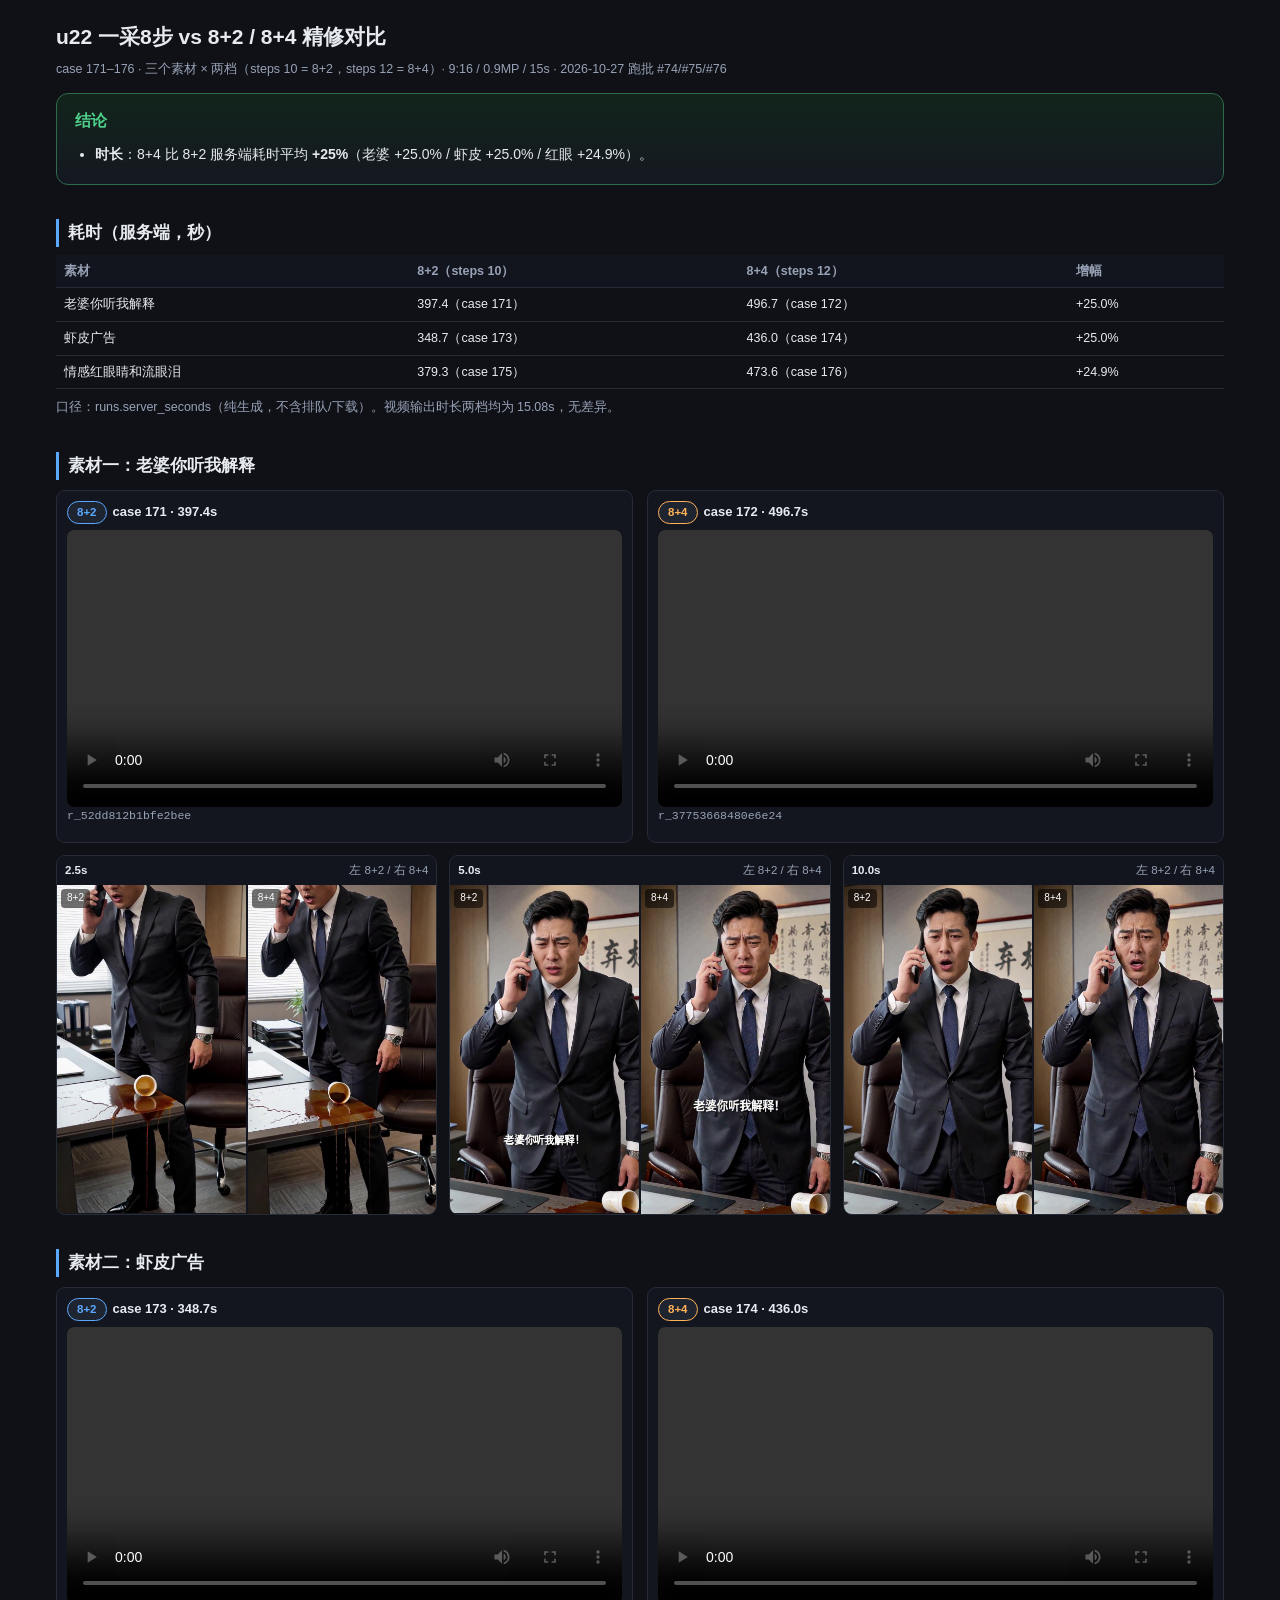
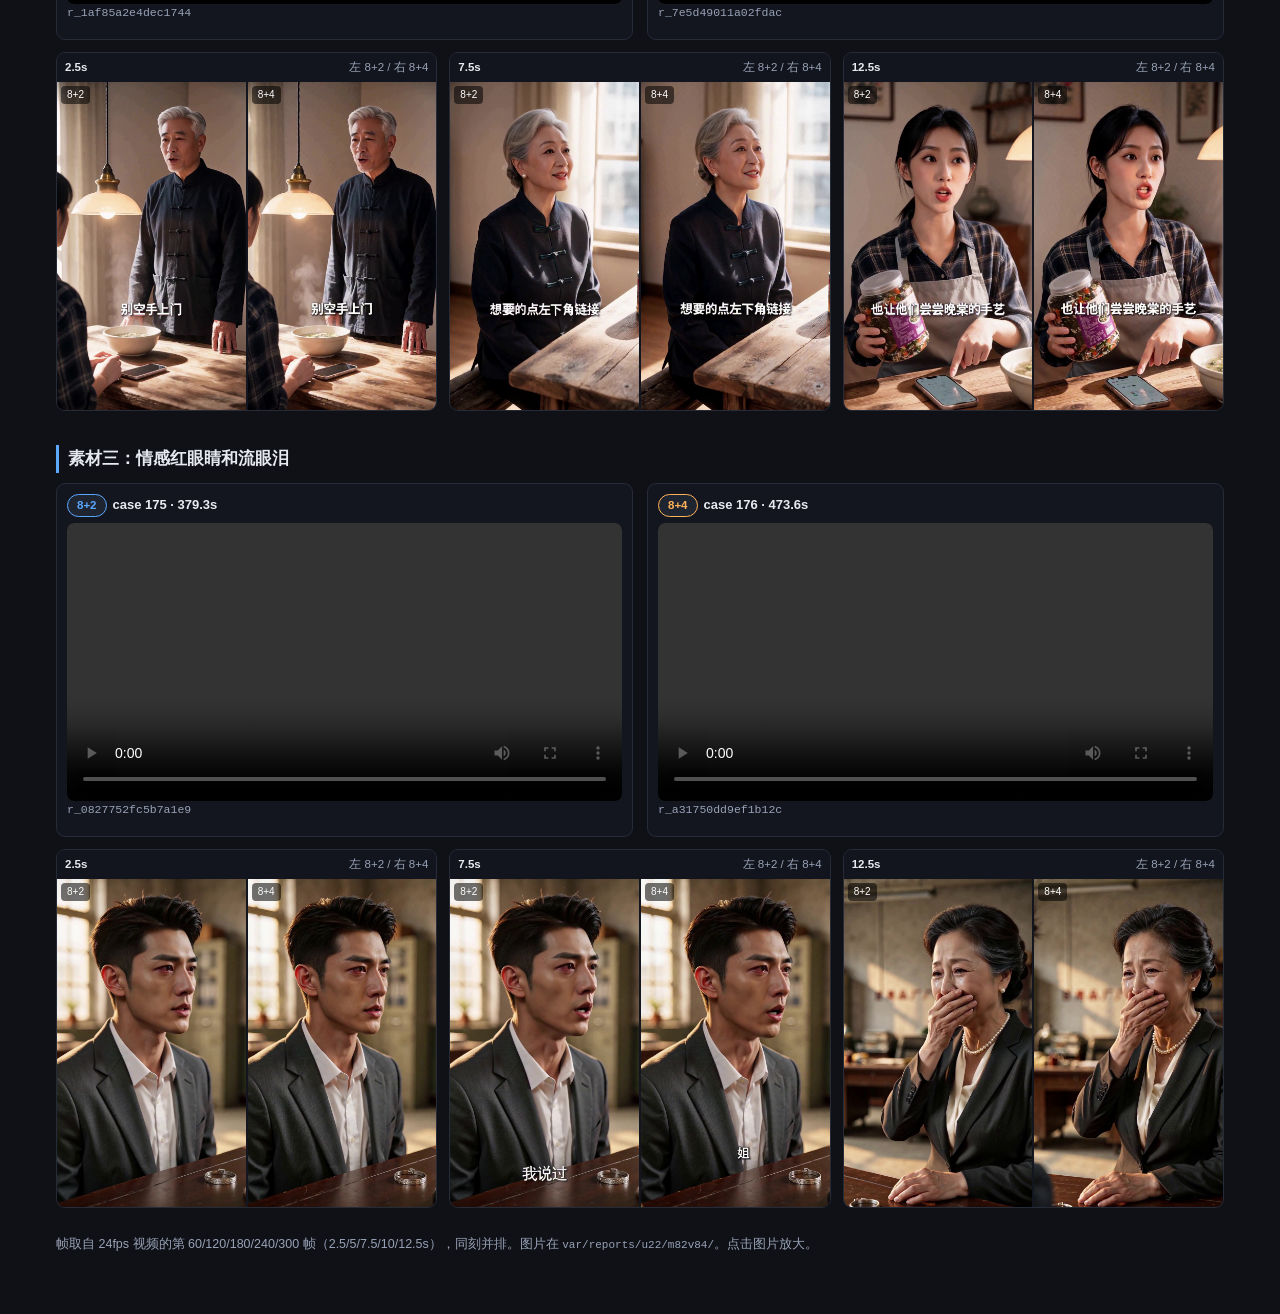
<file: m82v84/index.html>
<!DOCTYPE html>
<html lang="zh">
<head>
<meta charset="utf-8">
<meta name="viewport" content="width=device-width,initial-scale=1">
<title>u22 8+2 vs 8+4 · case 171-176 · 三素材对比</title>
<style>
:root{--bg:#0f1117;--cd:#171a23;--ln:#262b38;--tx:#e7eaf0;--mu:#98a2b6;--ac:#5aa9ff;--ok:#4fd18b;--wn:#ffb257}
*{box-sizing:border-box}body{margin:0;background:var(--bg);color:var(--tx);font:14px/1.65 -apple-system,"PingFang SC",sans-serif}
main{max-width:1200px;margin:0 auto;padding:20px 16px 60px}
h1{font-size:21px;margin:0 0 4px}h2{font-size:17px;margin:34px 0 8px;padding-left:9px;border-left:3px solid var(--ac)}
.sub{color:var(--mu);font-size:12.5px}
.rec{border:1px solid #2e6b4c;border-radius:12px;padding:14px 18px;margin:14px 0;background:linear-gradient(180deg,#12241b,#141821)}
.rec h3{margin:0 0 8px;font-size:16px;color:var(--ok)}
.rec ul{margin:0;padding-left:20px}.rec li{margin:4px 0}
table{border-collapse:collapse;width:100%;font-size:12.5px;margin:8px 0}
th,td{border-bottom:1px solid var(--ln);padding:6px 8px;text-align:left}th{color:var(--mu);background:#12151d}
.mo{font-family:ui-monospace,Menlo,monospace;font-size:11px;color:var(--mu)}
.vgrid{display:grid;grid-template-columns:1fr 1fr;gap:14px;margin:10px 0}
.vcell{border:1px solid var(--ln);border-radius:9px;padding:10px;background:#13161f}
.vcell h4{margin:0 0 6px;font-size:13px}.vcell .kv{font-size:11.5px;color:var(--mu);margin-bottom:6px}
video{width:100%;background:#000;border-radius:7px;display:block;max-height:60vh}
.tag{display:inline-block;padding:1px 9px;border-radius:99px;font-size:11.5px;border:1px solid var(--ln);background:#1f2431;margin-right:6px}
.tag.a{color:var(--ac);border-color:var(--ac)}.tag.b{color:var(--wn);border-color:var(--wn)}
.pgrid{display:grid;grid-template-columns:repeat(3,1fr);gap:12px;margin:12px 0}
.pair{border:1px solid var(--ln);border-radius:9px;overflow:hidden;background:#13161f}
.pair .ph{display:flex;justify-content:space-between;padding:5px 8px;font-size:11.5px;color:var(--mu);background:#12151d}
.pair .ph b{color:var(--tx)}
.pair .imgs{display:grid;grid-template-columns:1fr 1fr;gap:2px}
.pair img{width:100%;display:block;cursor:zoom-in}
.cap{padding:4px 8px 6px;font-size:11px;color:var(--mu)}
.lb{position:relative}.lb::after{content:attr(data-t);position:absolute;left:4px;top:4px;background:rgba(0,0,0,.55);color:#fff;font-size:10px;padding:1px 6px;border-radius:4px}
#zoom{position:fixed;inset:0;background:rgba(0,0,0,.85);display:none;align-items:center;justify-content:center;z-index:9;cursor:zoom-out}
#zoom img{max-width:92vw;max-height:92vh}
@media(max-width:860px){.vgrid,.pgrid{grid-template-columns:1fr}}
</style>
</head>
<body>
<main>
<h1>u22 一采8步 vs 8+2 / 8+4 精修对比</h1>
<div class="sub">case 171–176 · 三个素材 × 两档（steps 10 = 8+2，steps 12 = 8+4）· 9:16 / 0.9MP / 15s · 2026-10-27 跑批 #74/#75/#76</div>

<div class="rec">
<h3>结论</h3>
<ul>
<li><b>时长</b>：8+4 比 8+2 服务端耗时平均 <b>+25%</b>（老婆 +25.0% / 虾皮 +25.0% / 红眼 +24.9%）。</li>
</ul>
</div>

<h2>耗时（服务端，秒）</h2>
<table>
<tr><th>素材</th><th>8+2（steps 10）</th><th>8+4（steps 12）</th><th>增幅</th></tr>
<tr><td>老婆你听我解释</td><td>397.4（case 171）</td><td>496.7（case 172）</td><td>+25.0%</td></tr>
<tr><td>虾皮广告</td><td>348.7（case 173）</td><td>436.0（case 174）</td><td>+25.0%</td></tr>
<tr><td>情感红眼睛和流眼泪</td><td>379.3（case 175）</td><td>473.6（case 176）</td><td>+24.9%</td></tr>
</table>
<div class="sub">口径：runs.server_seconds（纯生成，不含排队/下载）。视频输出时长两档均为 15.08s，无差异。</div>

<h2>素材一：老婆你听我解释</h2>
<div class="vgrid">
<div class="vcell"><h4><span class="tag a">8+2</span>case 171 · 397.4s</h4><video src="file:///Users/yuchenhuang/Ai/foundry1/var/out/media/r_52dd812b1bfe2bee/comfyui_00036-audio.mp4" controls playsinline preload="metadata"></video><div class="kv mo">r_52dd812b1bfe2bee</div></div>
<div class="vcell"><h4><span class="tag b">8+4</span>case 172 · 496.7s</h4><video src="file:///Users/yuchenhuang/Ai/foundry1/var/out/media/r_37753668480e6e24/comfyui_00037-audio.mp4" controls playsinline preload="metadata"></video><div class="kv mo">r_37753668480e6e24</div></div>
</div>
<div class="pgrid">
<div class="pair"><div class="ph"><b>2.5s</b><span>左 8+2 / 右 8+4</span></div><div class="imgs"><div class="lb" data-t="8+2"><img src="171_laopo_82_2.jpg" loading="lazy"></div><div class="lb" data-t="8+4"><img src="172_laopo_84_2.jpg" loading="lazy"></div></div></div>
<div class="pair"><div class="ph"><b>5.0s</b><span>左 8+2 / 右 8+4</span></div><div class="imgs"><div class="lb" data-t="8+2"><img src="171_laopo_82_3.jpg" loading="lazy"></div><div class="lb" data-t="8+4"><img src="172_laopo_84_3.jpg" loading="lazy"></div></div></div>
<div class="pair"><div class="ph"><b>10.0s</b><span>左 8+2 / 右 8+4</span></div><div class="imgs"><div class="lb" data-t="8+2"><img src="171_laopo_82_5.jpg" loading="lazy"></div><div class="lb" data-t="8+4"><img src="172_laopo_84_5.jpg" loading="lazy"></div></div></div>
</div>

<h2>素材二：虾皮广告</h2>
<div class="vgrid">
<div class="vcell"><h4><span class="tag a">8+2</span>case 173 · 348.7s</h4><video src="file:///Users/yuchenhuang/Ai/foundry1/var/out/media/r_1af85a2e4dec1744/comfyui_00038-audio.mp4" controls playsinline preload="metadata"></video><div class="kv mo">r_1af85a2e4dec1744</div></div>
<div class="vcell"><h4><span class="tag b">8+4</span>case 174 · 436.0s</h4><video src="file:///Users/yuchenhuang/Ai/foundry1/var/out/media/r_7e5d49011a02fdac/comfyui_00039-audio.mp4" controls playsinline preload="metadata"></video><div class="kv mo">r_7e5d49011a02fdac</div></div>
</div>
<div class="pgrid">
<div class="pair"><div class="ph"><b>2.5s</b><span>左 8+2 / 右 8+4</span></div><div class="imgs"><div class="lb" data-t="8+2"><img src="173_xiapi_82_2.jpg" loading="lazy"></div><div class="lb" data-t="8+4"><img src="174_xiapi_84_2.jpg" loading="lazy"></div></div></div>
<div class="pair"><div class="ph"><b>7.5s</b><span>左 8+2 / 右 8+4</span></div><div class="imgs"><div class="lb" data-t="8+2"><img src="173_xiapi_82_4.jpg" loading="lazy"></div><div class="lb" data-t="8+4"><img src="174_xiapi_84_4.jpg" loading="lazy"></div></div></div>
<div class="pair"><div class="ph"><b>12.5s</b><span>左 8+2 / 右 8+4</span></div><div class="imgs"><div class="lb" data-t="8+2"><img src="173_xiapi_82_6.jpg" loading="lazy"></div><div class="lb" data-t="8+4"><img src="174_xiapi_84_6.jpg" loading="lazy"></div></div></div>
</div>

<h2>素材三：情感红眼睛和流眼泪</h2>
<div class="vgrid">
<div class="vcell"><h4><span class="tag a">8+2</span>case 175 · 379.3s</h4><video src="file:///Users/yuchenhuang/Ai/foundry1/var/out/media/r_0827752fc5b7a1e9/comfyui_00040-audio.mp4" controls playsinline preload="metadata"></video><div class="kv mo">r_0827752fc5b7a1e9</div></div>
<div class="vcell"><h4><span class="tag b">8+4</span>case 176 · 473.6s</h4><video src="file:///Users/yuchenhuang/Ai/foundry1/var/out/media/r_a31750dd9ef1b12c/comfyui_00041-audio.mp4" controls playsinline preload="metadata"></video><div class="kv mo">r_a31750dd9ef1b12c</div></div>
</div>
<div class="pgrid">
<div class="pair"><div class="ph"><b>2.5s</b><span>左 8+2 / 右 8+4</span></div><div class="imgs"><div class="lb" data-t="8+2"><img src="175_eye_82_2.jpg" loading="lazy"></div><div class="lb" data-t="8+4"><img src="176_eye_84_2.jpg" loading="lazy"></div></div></div>
<div class="pair"><div class="ph"><b>7.5s</b><span>左 8+2 / 右 8+4</span></div><div class="imgs"><div class="lb" data-t="8+2"><img src="175_eye_82_4.jpg" loading="lazy"></div><div class="lb" data-t="8+4"><img src="176_eye_84_4.jpg" loading="lazy"></div></div></div>
<div class="pair"><div class="ph"><b>12.5s</b><span>左 8+2 / 右 8+4</span></div><div class="imgs"><div class="lb" data-t="8+2"><img src="175_eye_82_6.jpg" loading="lazy"></div><div class="lb" data-t="8+4"><img src="176_eye_84_6.jpg" loading="lazy"></div></div></div>
</div>

<div class="sub" style="margin-top:26px">帧取自 24fps 视频的第 60/120/180/240/300 帧（2.5/5/7.5/10/12.5s），同刻并排。图片在 <span class="mo">var/reports/u22/m82v84/</span>。点击图片放大。</div>
</main>
<div id="zoom"><img></div>
<script>
const z=document.getElementById('zoom'),zi=z.querySelector('img');
document.querySelectorAll('.pair img').forEach(im=>im.onclick=()=>{zi.src=im.src;z.style.display='flex'});
z.onclick=()=>z.style.display='none';
</script>
</body>
</html>
</file>
